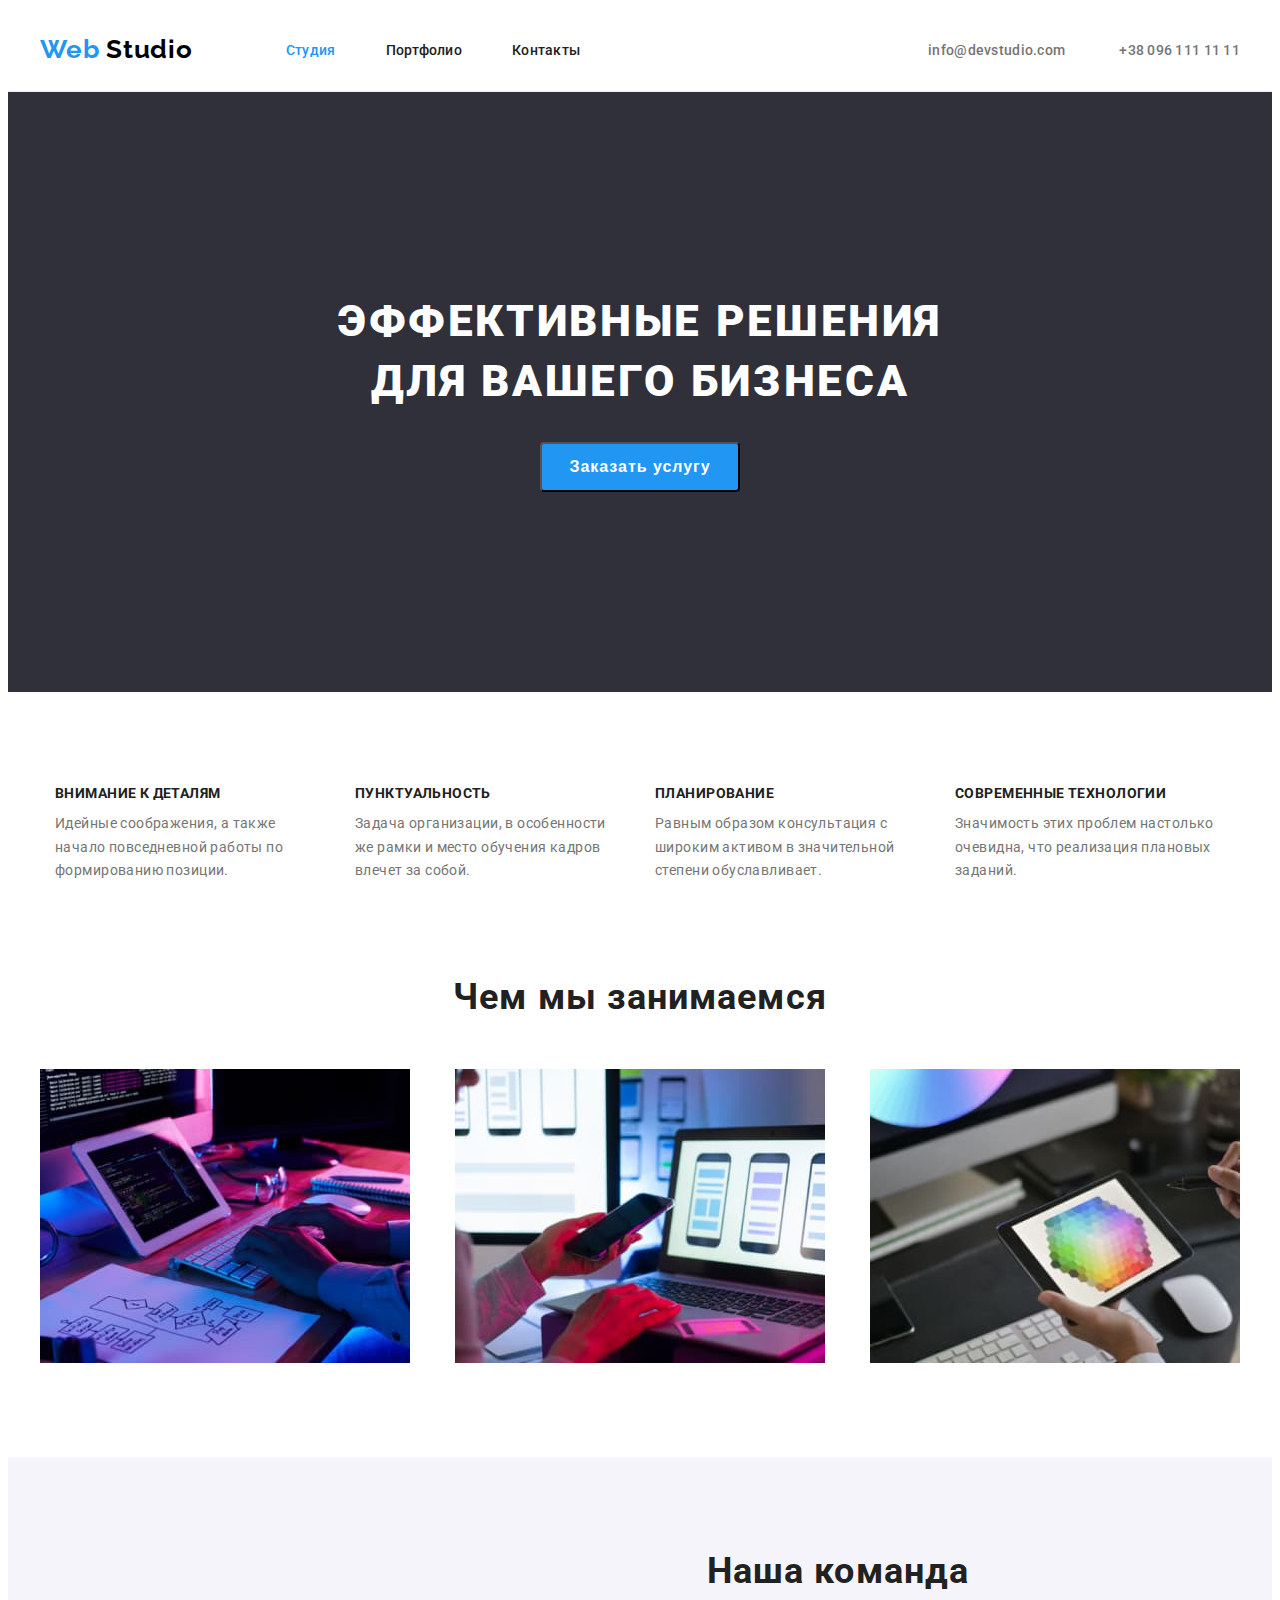
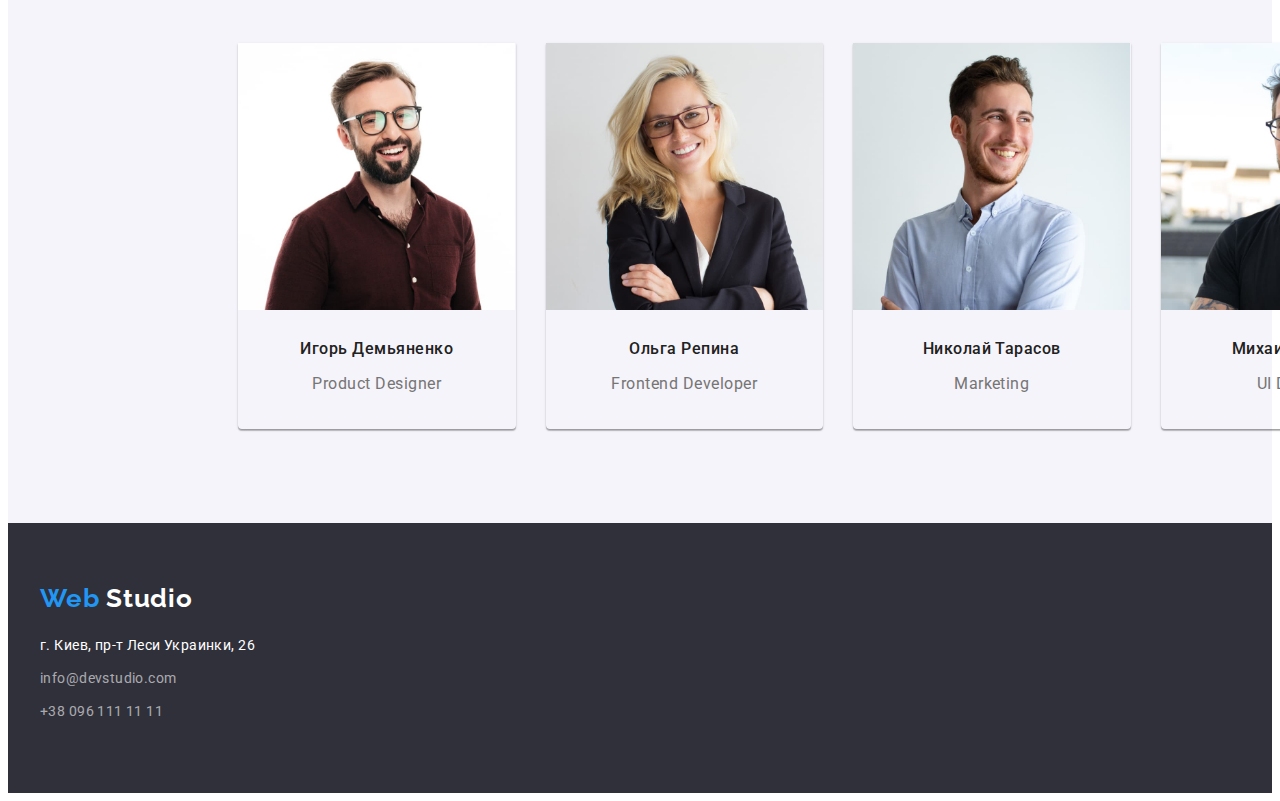
<file: index.html>
<!DOCTYPE html>
<html lang="ru">
<head>
    <meta charset="UTF-8">
    <meta http-equiv="X-UA-Compatible" content="IE=edge">
    <meta name="viewport" content="width=device-width, initial-scale=1.0">
    <title>Document</title>
    <link href="https://fonts.googleapis.com/css2?family=Raleway:wght@700&family=Roboto:wght@400;500;700;900&display=swap" rel="stylesheet">
    <link
      rel="stylesheet"
      href="https://cdnjs.cloudflare.com/ajax/libs/modern-normalize/1.0.0/modern-normalize.min.css"
      integrity="sha512-ISS7cAi1PEhQ8jnbJpJZMd29NlhNj4AWYyLOSp2CE/CsHxTCu+r+t0D2yoJudVrd0/8fTVPUVDzY5Tvli75u/g=="
      crossorigin="anonymous"
    />
    <link rel="stylesheet" href="./css/styles.css">
</head>
<body>
   <header class="header">
       <div class="container header-container">
           <div class="logo">
            <a href="" lang="en" class="link header-link"> <span class="partlogo"> Web </span> <span class="partlogos">Studio</span> </a>
           </div>
       
    <nav class="header-nav">
       <ul class="list header-list">
           <li class="header-item first"> <a href=""  class="link const">Студия</a></li>
           <li class="header-item"> <a href="./portfolio.html" class="link link-item">Портфолио</a></li>
           <li class="header-item"> <a href="" class="link link-item">Контакты</a></li>
       </ul>
    </nav>
    <div class="header-connect header-contact">
       <a href="mailto:info@devstudio.com" class="link link-mail">info@devstudio.com</a> 
       <a href="tel:+380961111111" class="link link-tel">+38 096 111 11 11</a>
    </div>
</div>
   </header> 
   <main>
       <section class="hero">
        <div class="container hero-container">
           <h1 class="hero-title">Эффективные решения для вашего бизнеса</h1>
    <button type="button" class="book-btn"> Заказать услугу </button>
</div>
</section>
    <section class="features" >
        <div class="container container-features">
        <ul class="list features-list">
            <li class="features-item">
                <div class="item-content">
                    <h3 class="features-title">Внимание к деталям</h3>
                    <p class="about">Идейные соображения, а также начало повседневной работы по формированию позиции.
                    </p>
                </div>
             </li>
        <li class="features-item">
            <div class="item-content">
                <h3 class="features-title"> Пунктуальность</h3>
                <p class="about">Задача организации, в особенности же рамки и место обучения кадров влечет за собой.
                    </p>
            </div>
           </li>
        <li class="features-item">
            <div class="item-content">
                <h3 class="features-title">Планирование</h3>
            <p class="about">Равным образом консультация с широким активом в значительной степени обуславливает.
                </p>
            </div>
             </li>
        <li class="features-item">
            <div class="item-content">
                <h3 class="features-title">Современные технологии</h3>
                <p class="about">Значимость этих проблем настолько очевидна, что реализация плановых заданий.
                    </p>
            </div>
            </li>
            </ul> 
        </div>      
    </section>
    <section class="container-todo">
        <div class="container">
        <h2 class="title">Чем мы занимаемся</h2>
        <ul class="list container-pic"> 
        <li><img src="./images/img.jpg" alt="Клавиатура" width="370"></li>
        <li><img src="./images/img2.jpg" alt="Ноутбук" width="370"></li>
        <li><img src="./images/img33.jpg" alt="Планшет" width="370"></li>
        </ul>
    </div>
    </section>
    <section class="title members">
        <div class="container container-members">
       <h2 class="title-members">Наша команда</h2> 
       <ul class="list list-members">
           <li class="name-item">
            <div class="card-thumb">
               <img src="./images/img1.jpg" alt="Игорь Демьяненко"/>
            </div>
            <div class="card-content">
               <h3 class="name">Игорь Демьяненко</h3>
               <p class="name-text">Product Designer</p>
            </div>
           </li>
           
           <li class="name-item">
               <img src="./images/imgw.jpg" alt="Ольга Репина" >
            <div class="card-content">
                <h3 class="name">Ольга Репина</h3>
                <p class="name-text">Frontend Developer</p>
            </div>
               
           </li>
           <li class="name-item">
               <img src="./images/img3.jpg" alt="Николай Тарасов" >
            <div class="card-content">
                <h3 class="name">Николай Тарасов</h3>
                <p class="name-text">Marketing</p>
            </div>
               
           </li>
           <li class="name-item">
               <img src="./images/img4.jpg" alt="Михаил Ермаков" >
            <div class="card-content">
                <h3 class="name">Михаил Ермаков</h3>
                <p class="name-text">UI Designer</p>
            </div>
            </li>
       </ul>
    </div>
    </section>
   </main>
   <footer>
       <section class="bottom">
        <div class="container">
            <a href="" lang="en" class=" link header-link footer-logo"> <span class="partlogo"> Web </span> <span class="partlogo-bottom">Studio</span> </a> 
            <address>
                <div class="bottom-contact">
                    <a href="https://goo.gl/maps/2weJJ2BuHn5dvzX58" target="_blank" rel="noopener noreferrer" class="link map">
                        г. Киев, пр-т Леси Украинки, 26</a><br> 
                <a href="mailto:info@devstudio.com" class="link contact">info@devstudio.com</a><br>
                <a href="tel:+380961111111" class="link contact">+38 096 111 11 11</a>
                </div>
            </address>
        </div>
       </section>
   </footer>
</body>
</html>
</file>
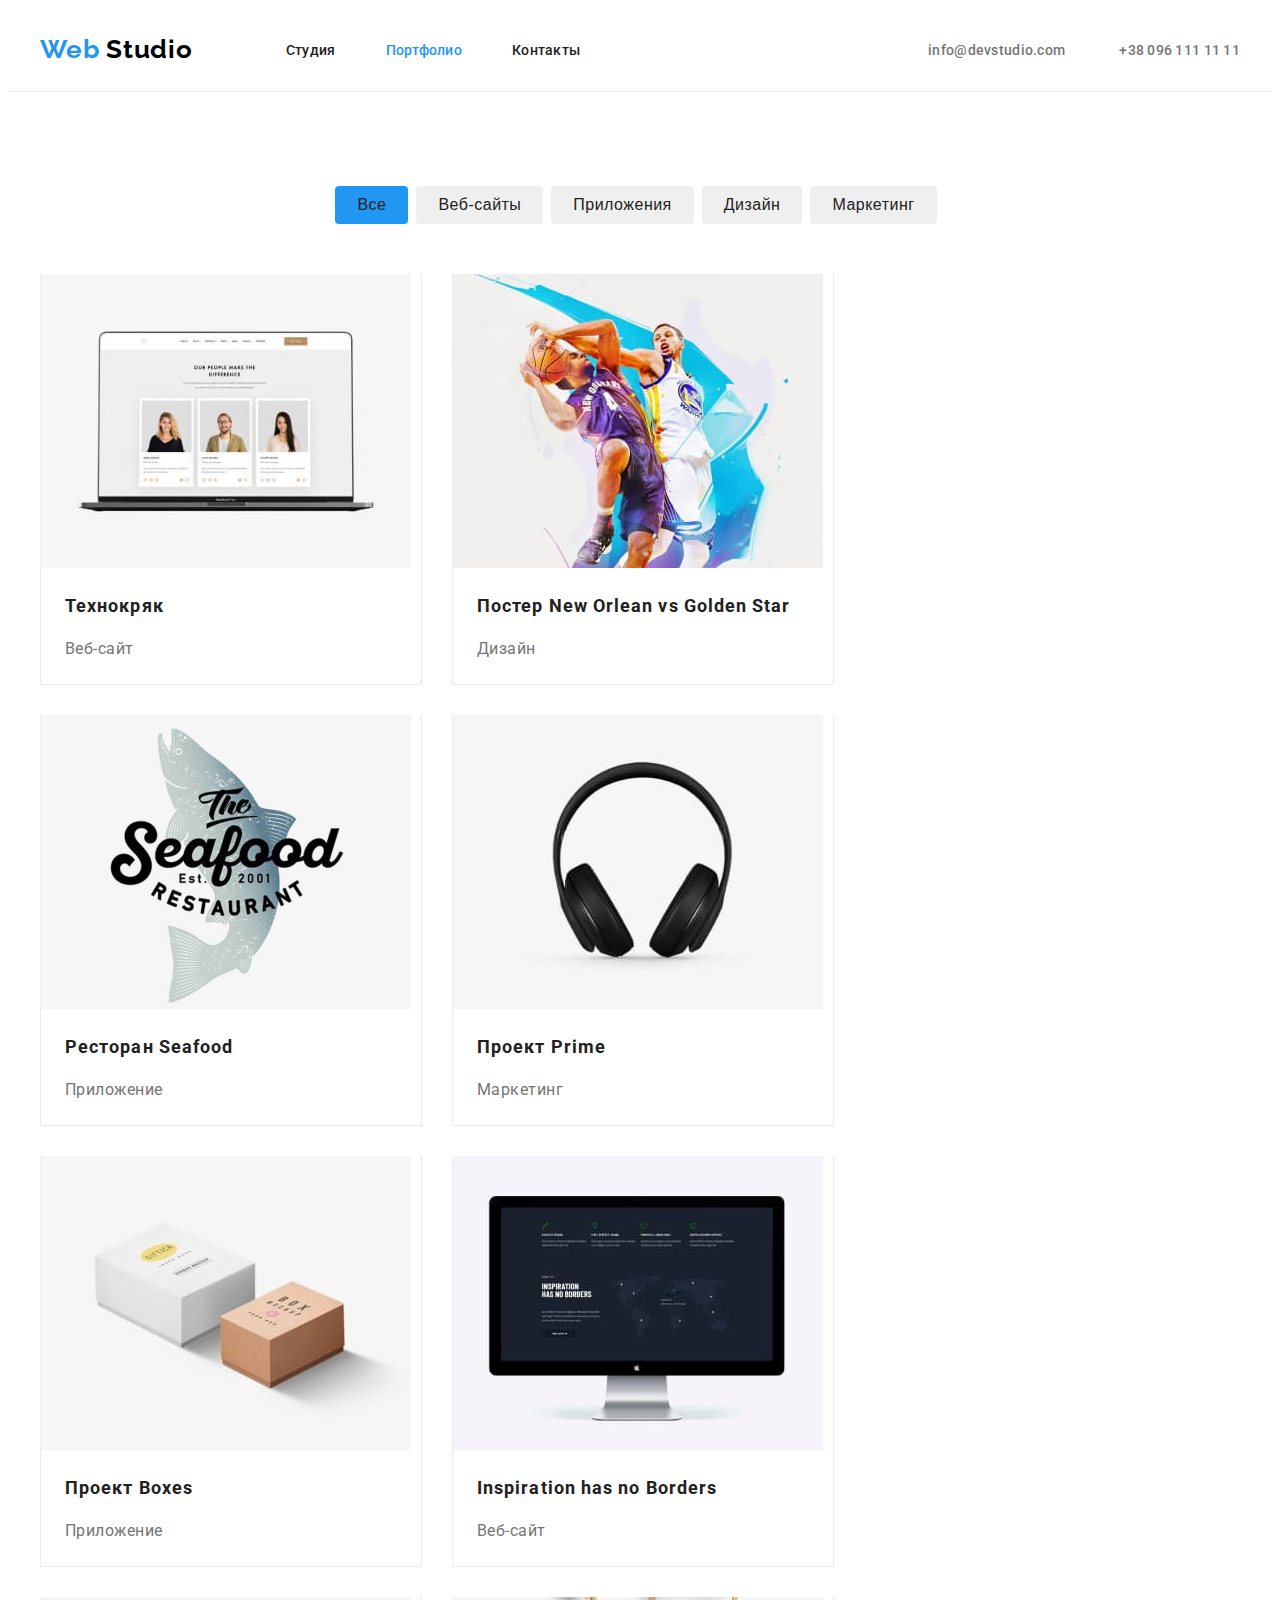
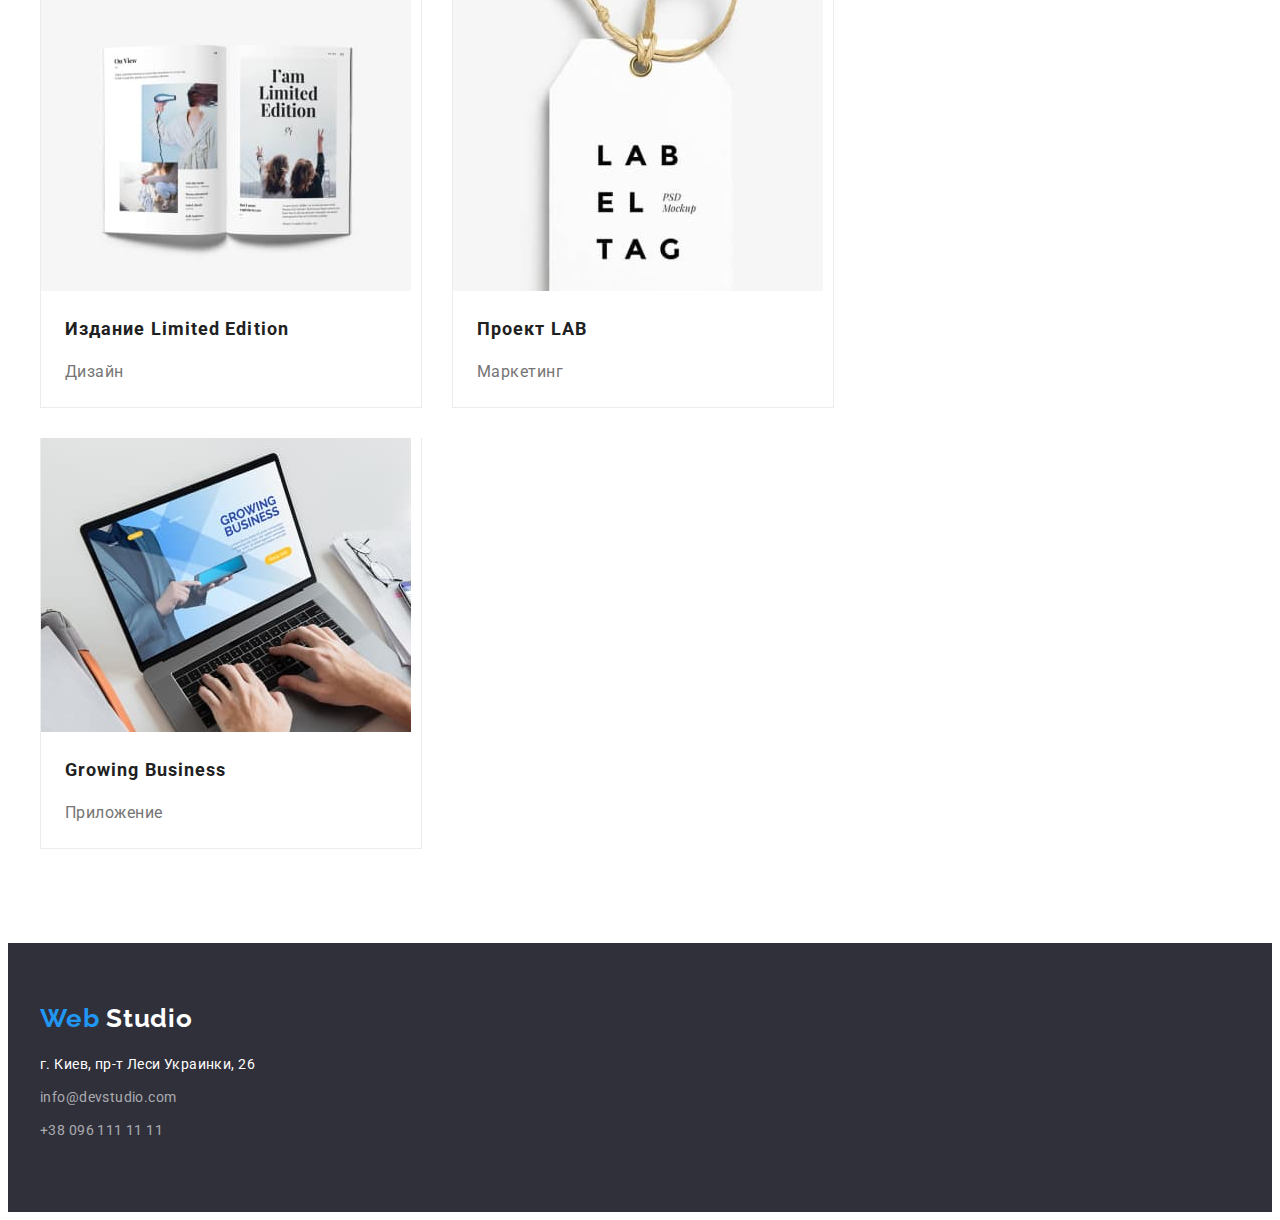
<file: portfolio.html>
<!DOCTYPE html>
<html lang="ru">
<head>
    <meta charset="UTF-8">
    <meta http-equiv="X-UA-Compatible" content="IE=edge">
    <meta name="viewport" content="width=device-width, initial-scale=1.0">
    <title>Document</title>
    <link href="https://fonts.googleapis.com/css2?family=Raleway:wght@700&family=Roboto:wght@400;500;700;900&display=swap" rel="stylesheet">
    <link
      rel="stylesheet"
      href="https://cdnjs.cloudflare.com/ajax/libs/modern-normalize/1.0.0/modern-normalize.min.css"
      integrity="sha512-ISS7cAi1PEhQ8jnbJpJZMd29NlhNj4AWYyLOSp2CE/CsHxTCu+r+t0D2yoJudVrd0/8fTVPUVDzY5Tvli75u/g=="
      crossorigin="anonymous"
    />
    <link rel="stylesheet" href="./css/styles.css">
</head>
<body>
    <header class="header">
        <div class="container header-container">
            <div class="logo">
                <a href="" lang="en" class="link header-link"> <span class="partlogo"> Web </span> <span class="partlogos">Studio</span> </a>
            </div>
        
    <nav class="header-nav">
       <ul class="list header-list">
           <li class="header-item"> <a href="./index.html" class="link link-item">Студия</a></li>
           <li class="header-item"> <a href="" class="link const">Портфолио</a></li>
           <li class="header-item"> <a href="" class="link link-item">Контакты</a></li>
       </ul>
    </nav>
    <div class="header-connect header-contact">
       <a href="mailto:info@devstudio.com" class="link link-mail">info@devstudio.com</a> 
       <a href="tel:+380961111111" class="link link-tel">+38 096 111 11 11</a>
    </div>
    </div>
   </header> 
   <main>
       <section class="padding-container">
           <div class="container list-btn">
               <ul class="list btn-container">
                    <li> <button type="button" class="btn btn-port btn-const"> Все </button></li>
                    <li> <button type="button" class="btn btn-port"> Веб-сайты </button></li>
                    <li> <button type="button" class="btn btn-port"> Приложения </button></li>
                    <li> <button type="button" class="btn btn-port"> Дизайн </button></li>
                    <li> <button type="button" class="btn btn-port"> Маркетинг </button></li>
                </ul>
            </div>

               <div class=" container list-img">
           <ul class="list img-container">
            <li class="item-portfolio">
                <img src="./images/img10.jpg" alt="Технокряк" width="370">

                <div class="portfolio-content">
                    <h3 class="img-title">Технокряк</h3>
                    <p class="name-text">Веб-сайт</p>
                </div>
            </li>
            <li class="item-portfolio">
                <img src="./images/img20.jpg" alt="Постер New Orlean vs Golden Star" width="370">
                <div class="portfolio-content">
                    <h3 class="img-title">Постер New Orlean vs Golden Star</h3>
                <p class="name-text">Дизайн</p>
                </div>
                
            </li>
            <li class="item-portfolio">
                <img src="./images/img30.jpg" alt="Ресторан Seafood" width="370">
                <div class="portfolio-content">
                    <h3 class="img-title">Ресторан Seafood</h3>
                <p class="name-text">Приложение</p>
                </div>
                
            </li>
            <li class="item-portfolio">
                <img src="./images/img40.jpg" alt="Проект Prime" width="370">
                <div class="portfolio-content">
                    <h3 class="img-title">Проект Prime</h3>
                <p class="name-text">Маркетинг</p>
                </div>
                
            </li>
            <li class="item-portfolio">
                <img src="./images/img50.jpg" alt="Проект Boxes" width="370">
                <div class="portfolio-content">
                    <h3 class="img-title">Проект Boxes</h3>
                <p class="name-text">Приложение</p>
                </div>
                
            </li>   
            <li class="item-portfolio">
                <img src="./images/img60.jpg" alt="Inspiration has no Borders" width="370">
                <div class="portfolio-content">
                    <h3 class="img-title">Inspiration has no Borders</h3>
                <p class="name-text">Веб-сайт</p>
                </div>
                
            </li>
            <li class="item-portfolio">
                <img src="./images/img70.jpg" alt="Издание Limited Edition" width="370">
                <div class="portfolio-content">
                    <h3 class="img-title">Издание Limited Edition</h3>
                <p class="name-text">Дизайн</p>
                </div>
                
            </li>   
            <li class="item-portfolio">
                <img src="./images/img80.jpg" alt="Проект LAB" width="370">
                <div class="portfolio-content">
                    <h3 class="img-title">Проект LAB</h3>
                <p class="name-text">Маркетинг</p>
                </div>
                
            </li> 
            <li class="item-portfolio">
                <img src="./images/img90.jpg" alt="Growing Business" width="370">
                <div class="portfolio-content">
                    <h3 class="img-title">Growing Business</h3>
                <p class="name-text">Приложение</p>
                </div>
                
            </li>
        </ul>
               </div>  
       </section>
   </main>
   <footer>
    <section class="bottom">
     <div class="container">
         <a href="" lang="en" class=" link header-link footer-logo"> <span class="partlogo"> Web </span> <span class="partlogo-bottom">Studio</span> </a> 
         <address>
             <div class="bottom-contact">
                 <a href="https://goo.gl/maps/2weJJ2BuHn5dvzX58" target="_blank" rel="noopener noreferrer" class="link map">
                     г. Киев, пр-т Леси Украинки, 26</a><br> 
             <a href="mailto:info@devstudio.com" class="link contact">info@devstudio.com</a><br>
             <a href="tel:+380961111111" class="link contact">+38 096 111 11 11</a>
             </div>
         </address>
     </div>
    </section>
</footer>
</body>
</html>
</file>
<file: css/styles.css>
:root{
--main-color: #212121;
--secondary-color: #757575;

}
body {background-color: #FFFFFF;
    ;
    font-family: Roboto, sans-serif;
    color: #212121;
    ;
}
p,
h1,
h2,
h3,
h4,
h5,
h6 {
    margin: 0;
}

ul {
    margin: 0;
    padding: 0;
}

button {
    cursor: pointer;
}

img {
    display: block;
    max-width: 100%;
    height: auto;
}
.container {
    width: 1200px;
    padding-left: 15px;
    padding-right: 15px;
    margin: 0 auto;
    /* outline: 2px solid red; */
}
/* --------------------HEADER-------------------- */
/* a {
    padding-top: 24px;
    padding-bottom: 24px;
} */
.header-container {
    display: flex;
    align-items: center;

    
    
}
.header-item:not(:last-child) {
    margin-right: 50px;
}

  .header {
    border-bottom: 1px solid #ECECEC;
  } 


.header-connect {
    margin-left: auto;
   
}
.header-contact {
    display: block;
    padding-top: 32px;
    padding-bottom: 32px;
}
.header-list {
    display: flex;
    margin-left: 93px;
    padding-top: 32px;
    padding-bottom: 32px;
    
}
.link-mail {
    margin-right: 50px;
}
.logo {
    padding-top: 24px;
    padding-bottom: 24px;

}
.partlogo {
    font-family: Raleway;
font-style: normal;
font-weight: bold;
font-size: 26px;
line-height: 1.19;
letter-spacing: 0.03em;
    color: #2196F3;
    /* padding-top: 24px;
    padding-bottom: 24px; */
}
.partlogos {
    font-family: Raleway;
    font-style: normal;
    font-weight: bold;
    font-size: 26px;
    line-height: 1.19;
    letter-spacing: 0.03em;
    color: #000000;
    /* padding-top: 24px;
    padding-bottom: 24px; */
}
.partlogo-bottom {
    font-family: Raleway;
    font-style: normal;
    font-weight: bold;
    font-size: 26px;
    line-height: 1.19;
    letter-spacing: 0.03em;
    color: #FFFFFF;
    /* padding-top: 24px;
    padding-bottom: 24px; */
}
.link-item {
    font-weight: 500;
font-size: 14px;
line-height: 1.14;
letter-spacing: 0.02em;
color: var(--main-color);
/* padding-top: 32px;
padding-bottom: 32px; */
}
.const {
    font-weight: 500;
font-size: 14px;
line-height: 1.14;
letter-spacing: 0.02em;
    color: #2196F3;
    /* padding-top: 32px;
    padding-bottom: 32px; */
}
.btn-const {
    background-color: #2196F3;
    ;
}
.btn{
    font-weight: 500;
font-size: 16px;
line-height: 1.62;
text-align: center;
letter-spacing: 0.03em;

color: #212121;  
}

.link-mail,
.link-tel{
    font-weight: 500;
font-size: 14px;
line-height: 1.14;
letter-spacing: 0.02em;
color: var(--secondary-color);
/* padding-top: 32px;
padding-bottom: 32px; */
}
.link:hover, 
.link:focus 
{color: #2196F3;}

.btn:hover,
.btn:focus
{
  color: #ffffff;
  ;  
}
.btn {
cursor: pointer;
font-weight: 500;
font-size: 16px;
line-height: 1.62;
text-align: center;
letter-spacing: 0.03em;

color: var(--main-color);
border-radius: 4px;
border: none;
}
.list {list-style: none;}
.link {
    text-decoration: none;
}
/* ---------------------------MAIN--------------------------- */
/* ---------------------------HERO--------------------------- */
.hero-container {
    padding-top: 200px;
    padding-bottom: 200px;        
}
.hero,
.bottom {
    background-color: #2F303A;
}

.book-btn {
cursor: pointer;
background-color: #2196F3;
font-weight: bold;
font-size: 16px;
line-height: 1.87;
letter-spacing: 0.06em;

color: #FFFFFF;
margin-left:auto;
margin-right:auto;
min-width: 200px;
min-height: 50px;
border-radius: 4px;
}
.hero{
    text-align: center;
}
.hero-title{
    font-weight: 900;
font-size: 44px;
line-height: 1.36;
text-align: center;
letter-spacing: 0.06em;
text-transform: uppercase;

color: #FFFFFF;
margin-bottom: 30px;
max-width: 696px;
margin-left: auto;
margin-right: auto;
}
.item-content:not(:last-child) {
    margin-right: 30px;
}
/* -----------------FEATURES------------------------- */
.features {
    padding-top: 94px;
    padding-bottom: 94px;
}
.features-item:not(:first-child) {
    margin-left: 30px;   
}

.features-item {
    max-width: 270px;
}
.features-list .hero-title{
    font-family: Roboto;
font-style: normal;
font-weight: bold;
font-size: 14px;
line-height: 1.14;
letter-spacing: 0.03em;
text-transform: uppercase;

color: var(--main-color);
}
.features-list{
    display: flex;
    justify-content: center;
    /* padding-left: 30px; */
    
}
.features-title {
font-weight: bold;
font-size: 14px;
line-height: 1.14;
letter-spacing: 0.03em;
text-transform: uppercase;

color: var(--main-color);
margin-bottom: 10px;

}
.about {
    font-weight: normal;
    font-size: 14px;
    line-height: 1.71;
    
    letter-spacing: 0.03em;
    
    color: var(--secondary-color);
  
}
.title {
    margin-bottom: 50px;
    text-align: center;

}
.container-pic {
    display: flex;
    justify-content: space-between;
}
.container-todo {
    padding-bottom: 94px;
}
/* ----------------------MEMBERS---------------------------- */
.members {
    background-color: #F5F4FA;
    margin: 0;
    padding-top: 94px;
    padding-right: 215px;
    padding-bottom: 94px;
    padding-left: 215px;  
}

.list-members {
    padding: 0;
    margin: 0;
    display: flex;
    margin-top: 50px;
    /* margin-bottom: 94px; */
    margin-left: -30px;
}
.title {
    font-weight: bold;
font-size: 36px;
line-height: 1.16;
letter-spacing: 0.03em;

color: var(--main-color);
}

.title-members {
    font-weight: bold;
font-size: 36px;
line-height: 1.16;
text-align: center;
letter-spacing: 0.03em;



color: var(--main-color);
}
.name-item {
    flex-basis: calc(100% / 4 - 30px);
    margin-left: 30px;
  /* margin-bottom: 94px; */
  box-shadow: 0px 1px 3px rgba(0, 0, 0, 0.12), 0px 1px 1px rgba(0, 0, 0, 0.14), 0px 2px 1px rgba(0, 0, 0, 0.2);
border-radius: 0px 0px 4px 4px;
  
overflow: hidden;
}
.name {
    font-weight: 500;
font-size: 16px;
line-height: 1.18;
letter-spacing: 0.03em;

color: var(--main-color);

}
.img-title {
    font-weight: bold;
font-size: 18px;
line-height: 2;
letter-spacing: 0.06em;

color: #212121;
}
.name-text {
    font-weight: normal;
font-size: 16px;
line-height: 1.87;
letter-spacing: 0.03em;

color: var(--secondary-color);
margin-top: 10px;
}
.card-content {
    padding-top: 30px;
    padding-right: 10px;
    padding-bottom: 30px;
    padding-left: 10px;
    
}
/* ---------------FOOTER------------------ */
.footer-logo {
    display: inline-block;
    margin-bottom: 20px;

}
.bottom {
    display: flex;
    flex-direction: column;
    padding-top: 60px;
    padding-bottom: 60px;
}
.bottom-contact {
    display: inline-block;
    /* margin-top: 20px; */
    margin-bottom: 9px;
}
.map {
    display: inline-block;
    font-weight: normal;
    font-style: normal;
font-size: 14px;
line-height: 1.71;
letter-spacing: 0.03em;

color: #FFFFFF;
}
.contact {
    display: inline-block;
    font-weight: normal;
    font-style: normal;
font-size: 14px;
line-height: 1.71;
letter-spacing: 0.03em;

color: rgba(255, 255, 255, 0.6);
margin-top: 9px;
}
/* ------------------PORTFOLIO------------------------- */
.padding-container {
    padding-top: 94px;
    padding-bottom: 94px;
    /* outline: 1px solid red; */
}
.list-btn {
    display: flex;
   
}
.content-container {
    display: flex;
    padding-bottom: 50px;
}
.btn-container {
    display: flex;
    justify-content: center;
    align-items: center;
    margin-bottom: 50px;
    margin-left: auto;
    margin-right: auto;
}

.img-container {
    display: flex;
    flex-wrap: wrap;
    margin-left: -30px;
    margin-top: -30px;
}
.portfolio-title {
    font-weight: bold;
font-size: 18px;
line-height: 0.11;
letter-spacing: 0.06em;

color: var(--main-color);
}
.btn-port {
min-width: 73px;
min-height: 38px;
border-radius: 4px;
margin-right: 8px;
padding-left: 22px;
padding-right: 22px;
}
.item-portfolio {
    flex-basis: calc(100% / 3 - 30px);
    margin-left: 30px;
    margin-top: 30px;
    border-bottom: 1px solid #ECECEC;
    border-right: 1px solid #ECECEC;
    border-left: 1px solid #ECECEC ;
overflow: hidden;
}

.portfolio-content {
    padding-top: 20px;
    padding-right: 24px;
    padding-bottom: 20px;
    padding-left: 24px;
}
</file>
